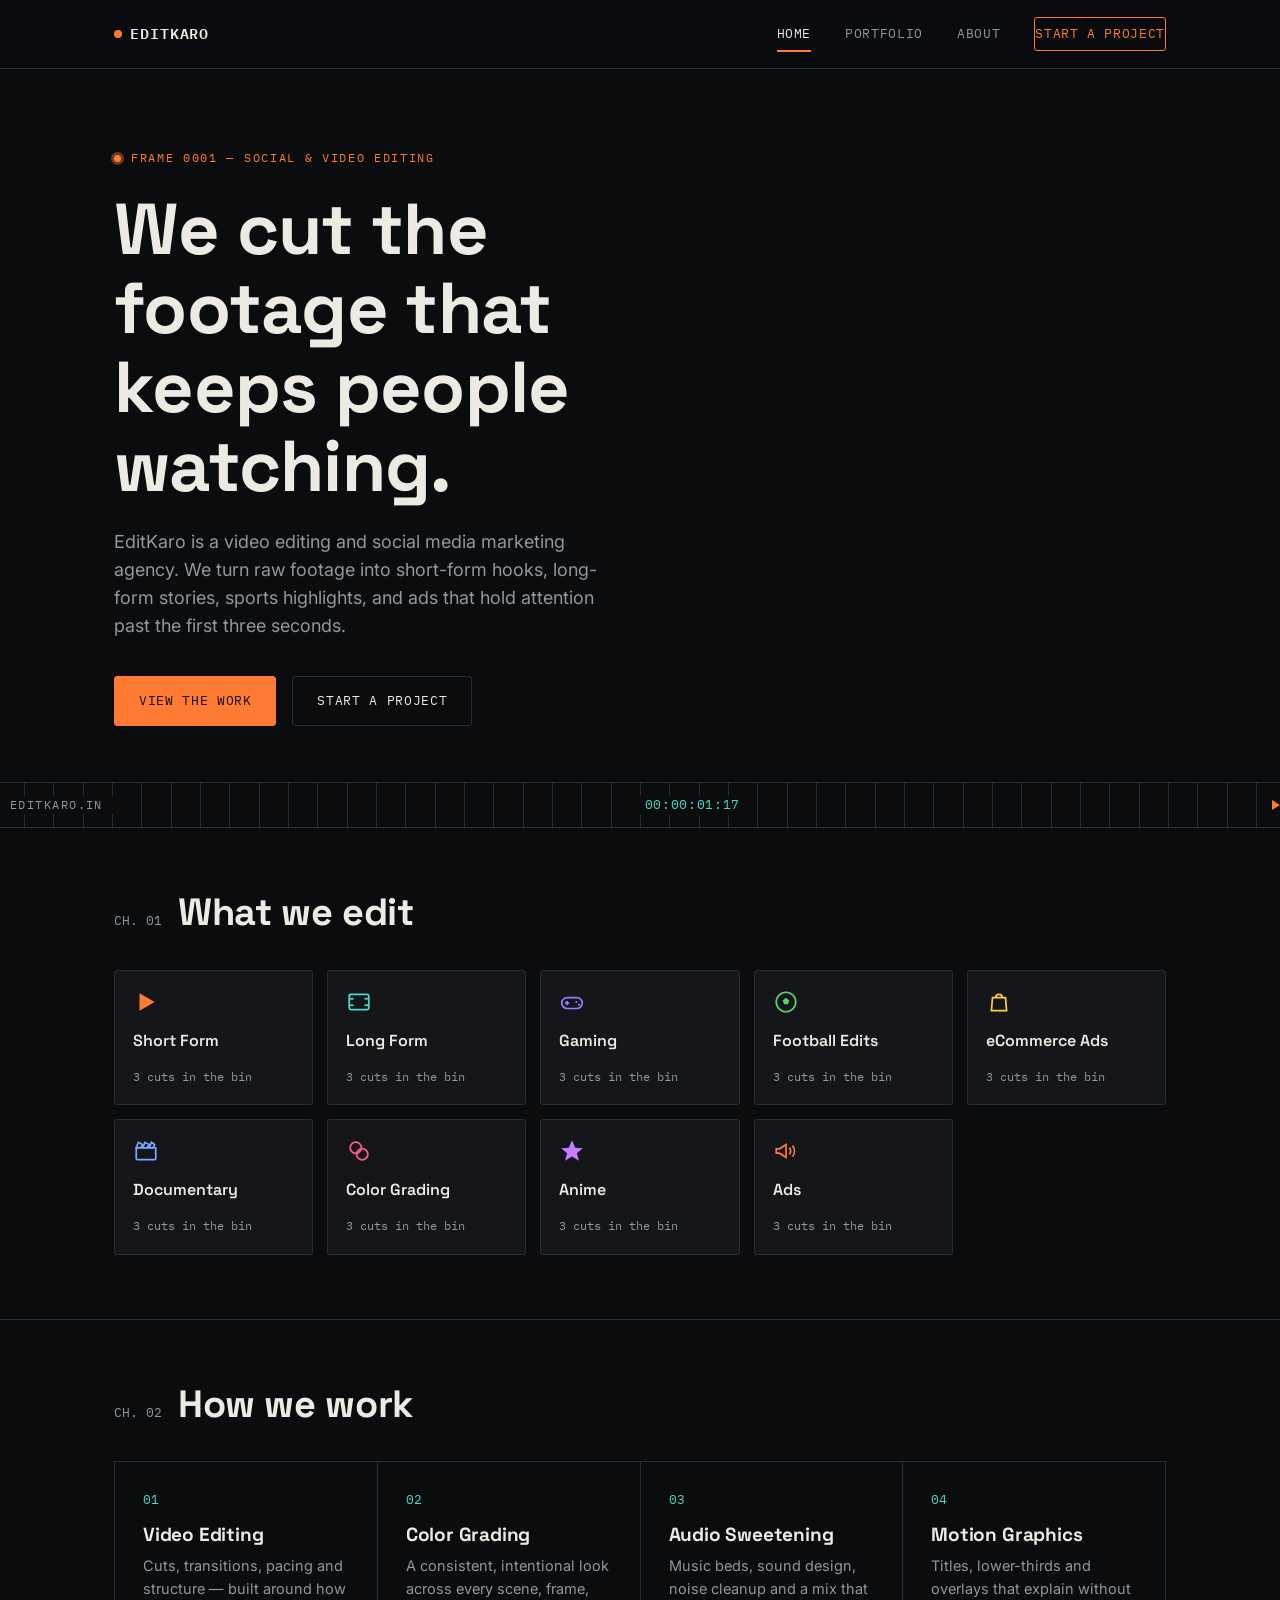
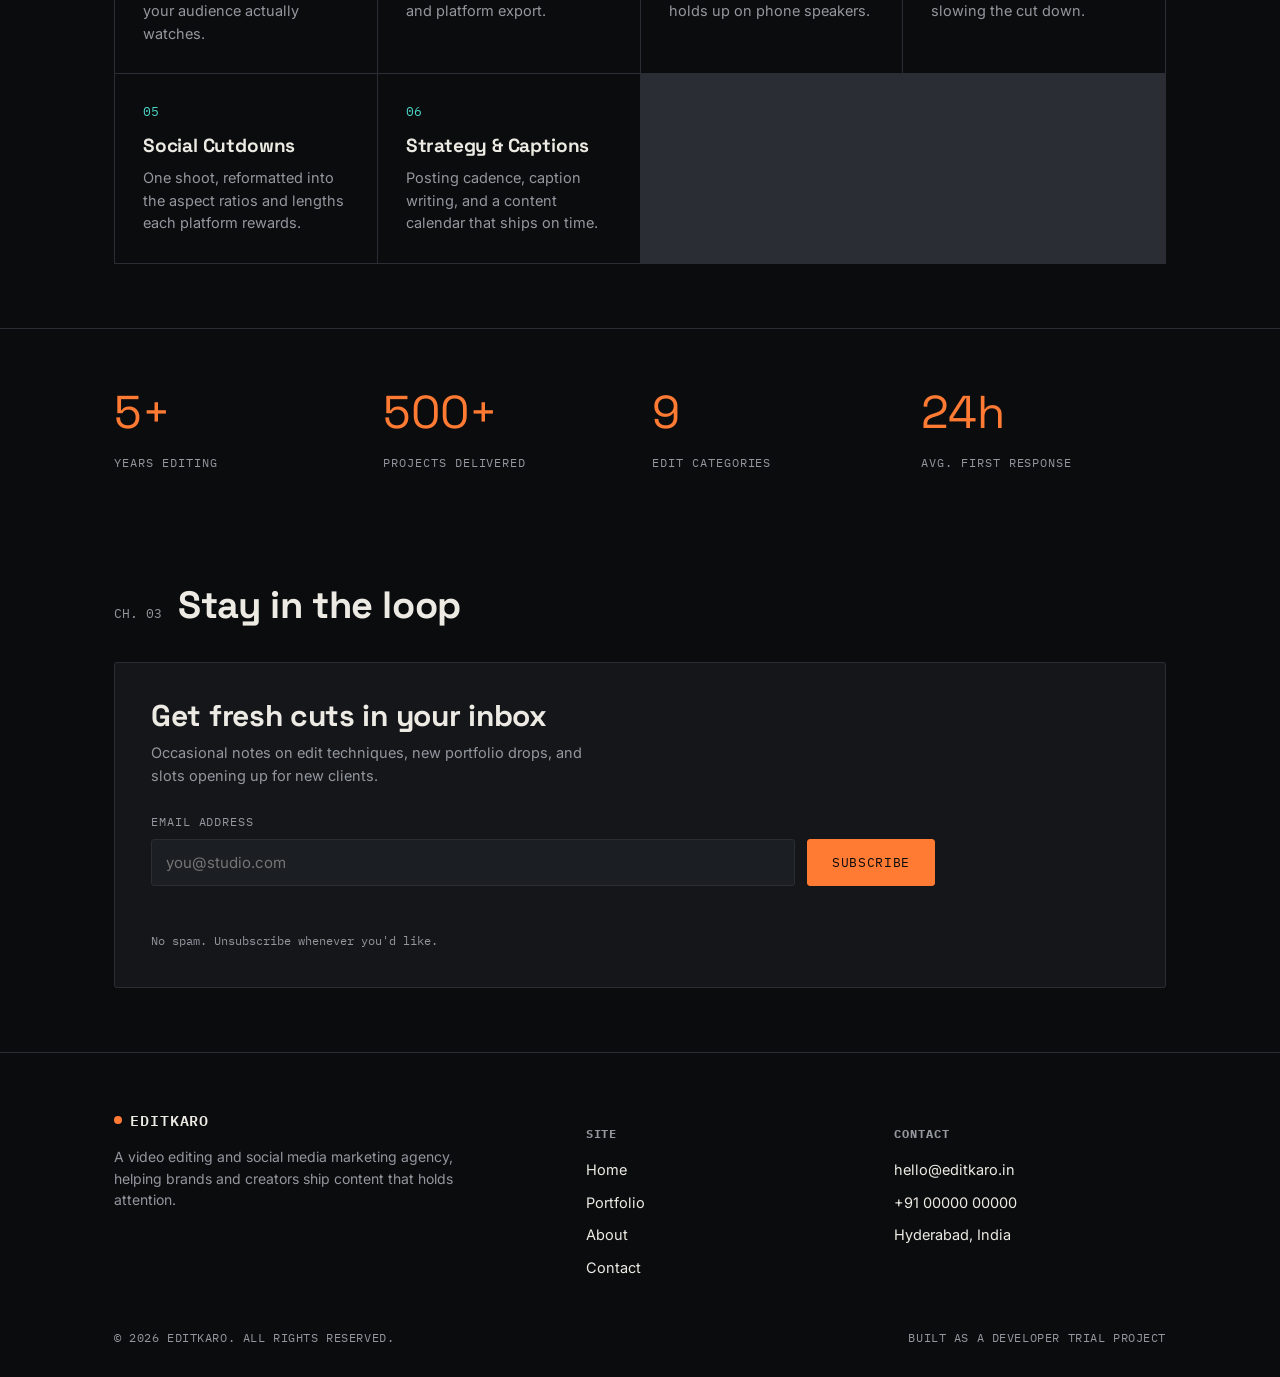
<file: index.html>
<!doctype html>
<html lang="en">
  <head>
    <meta charset="UTF-8" />
    <meta name="viewport" content="width=device-width, initial-scale=1.0" />
    <title>EditKaro — Video Editing & Social Media Agency</title>
    <meta
      name="description"
      content="EditKaro is a video editing and social media marketing agency cutting short-form, long-form, gaming, sports, eCommerce, documentary, anime and ad content."
    />
    <link rel="preconnect" href="https://fonts.googleapis.com" />
    <link
      href="https://fonts.googleapis.com/css2?family=Space+Grotesk:wght@500;700&family=Inter:wght@400;500;600&family=IBM+Plex+Mono:wght@400;500&display=swap"
      rel="stylesheet"
    />
    <link rel="stylesheet" href="css/style.css" />
  </head>
  <body>
    <header class="site-header">
      <div class="wrap">
        <a class="logo" href="index.html"><span class="dot"></span>EDITKARO</a>
        <nav class="nav-links">
          <a href="index.html">Home</a>
          <a href="portfolio.html">Portfolio</a>
          <a href="about.html">About</a>
          <a href="contact.html" class="nav-cta">Start a project</a>
        </nav>
        <button class="nav-toggle" aria-label="Toggle menu">
          <span></span><span></span><span></span>
        </button>
      </div>
    </header>

    <main>
      <section class="hero">
        <div class="wrap hero-inner">
          <p class="eyebrow">Frame 0001 — social &amp; video editing</p>
          <h1>We cut the footage that keeps people watching.</h1>
          <p class="lede">
            EditKaro is a video editing and social media marketing agency. We
            turn raw footage into short-form hooks, long-form stories, sports
            highlights, and ads that hold attention past the first three
            seconds.
          </p>
          <div class="btn-row">
            <a class="btn btn-primary" href="portfolio.html">View the work</a>
            <a class="btn btn-ghost" href="contact.html">Start a project</a>
          </div>
        </div>
        <div class="tc-ruler">
          <span class="tc-label">Editkaro.in</span>
          <span class="tc-readout" data-tc-live>00:00:00:00</span>
          <span class="tc-play"></span>
        </div>
      </section>

      <section class="chapter">
        <div class="wrap">
          <div class="chapter-head">
            <span class="chapter-num">CH. 01</span>
            <h2>What we edit</h2>
          </div>
          <div class="cat-grid" data-cat-grid></div>
        </div>
      </section>

      <section class="chapter">
        <div class="wrap">
          <div class="chapter-head">
            <span class="chapter-num">CH. 02</span>
            <h2>How we work</h2>
          </div>
          <div class="svc-grid">
            <div class="svc-card">
              <p class="idx">01</p>
              <h3>Video Editing</h3>
              <p>
                Cuts, transitions, pacing and structure — built around how your
                audience actually watches.
              </p>
            </div>
            <div class="svc-card">
              <p class="idx">02</p>
              <h3>Color Grading</h3>
              <p>
                A consistent, intentional look across every scene, frame, and
                platform export.
              </p>
            </div>
            <div class="svc-card">
              <p class="idx">03</p>
              <h3>Audio Sweetening</h3>
              <p>
                Music beds, sound design, noise cleanup and a mix that holds up
                on phone speakers.
              </p>
            </div>
            <div class="svc-card">
              <p class="idx">04</p>
              <h3>Motion Graphics</h3>
              <p>
                Titles, lower-thirds and overlays that explain without slowing
                the cut down.
              </p>
            </div>
            <div class="svc-card">
              <p class="idx">05</p>
              <h3>Social Cutdowns</h3>
              <p>
                One shoot, reformatted into the aspect ratios and lengths each
                platform rewards.
              </p>
            </div>
            <div class="svc-card">
              <p class="idx">06</p>
              <h3>Strategy &amp; Captions</h3>
              <p>
                Posting cadence, caption writing, and a content calendar that
                ships on time.
              </p>
            </div>
          </div>
        </div>
      </section>

      <section class="stats">
        <div class="wrap stats-grid">
          <div class="stat">
            <div class="num"><span>5+</span></div>
            <div class="label">Years editing</div>
          </div>
          <div class="stat">
            <div class="num"><span>500+</span></div>
            <div class="label">Projects delivered</div>
          </div>
          <div class="stat">
            <div class="num"><span>9</span></div>
            <div class="label">Edit categories</div>
          </div>
          <div class="stat">
            <div class="num"><span>24h</span></div>
            <div class="label">Avg. first response</div>
          </div>
        </div>
      </section>

      <section class="chapter" style="border-bottom: none">
        <div class="wrap">
          <div class="chapter-head">
            <span class="chapter-num">CH. 03</span>
            <h2>Stay in the loop</h2>
          </div>
          <div class="form-card">
            <h2>Get fresh cuts in your inbox</h2>
            <p class="lede">
              Occasional notes on edit techniques, new portfolio drops, and
              slots opening up for new clients.
            </p>
            <form data-form-type="newsletter" class="inline-form">
              <div class="field" style="flex: 2">
                <label for="email">Email address</label>
                <input
                  type="email"
                  id="email"
                  name="email"
                  placeholder="you@studio.com"
                  required
                />
              </div>
              <div class="field" style="display: flex; align-items: flex-end">
                <button class="btn btn-primary" type="submit">Subscribe</button>
              </div>
            </form>
            <p class="form-status"></p>
            <p class="form-note">No spam. Unsubscribe whenever you'd like.</p>
          </div>
        </div>
      </section>
    </main>

    <footer class="site-footer">
      <div class="wrap">
        <div class="footer-grid">
          <div class="footer-brand">
            <a class="logo" href="index.html"
              ><span class="dot"></span>EDITKARO</a
            >
            <p>
              A video editing and social media marketing agency, helping brands
              and creators ship content that holds attention.
            </p>
          </div>
          <div>
            <h4>Site</h4>
            <ul>
              <li><a href="index.html">Home</a></li>
              <li><a href="portfolio.html">Portfolio</a></li>
              <li><a href="about.html">About</a></li>
              <li><a href="contact.html">Contact</a></li>
            </ul>
          </div>
          <div>
            <h4>Contact</h4>
            <ul>
              <li><a href="mailto:hello@editkaro.in">hello@editkaro.in</a></li>
              <li><a href="tel:+910000000000">+91 00000 00000</a></li>
              <li>Hyderabad, India</li>
            </ul>
          </div>
        </div>
        <div class="footer-bottom">
          <span>© 2026 EditKaro. All rights reserved.</span>
          <span>Built as a developer trial project</span>
        </div>
      </div>
    </footer>

    <script src="js/portfolio-data.js"></script>
    <script src="js/config.js"></script>
    <script src="js/main.js"></script>
  </body>
</html>
</file>
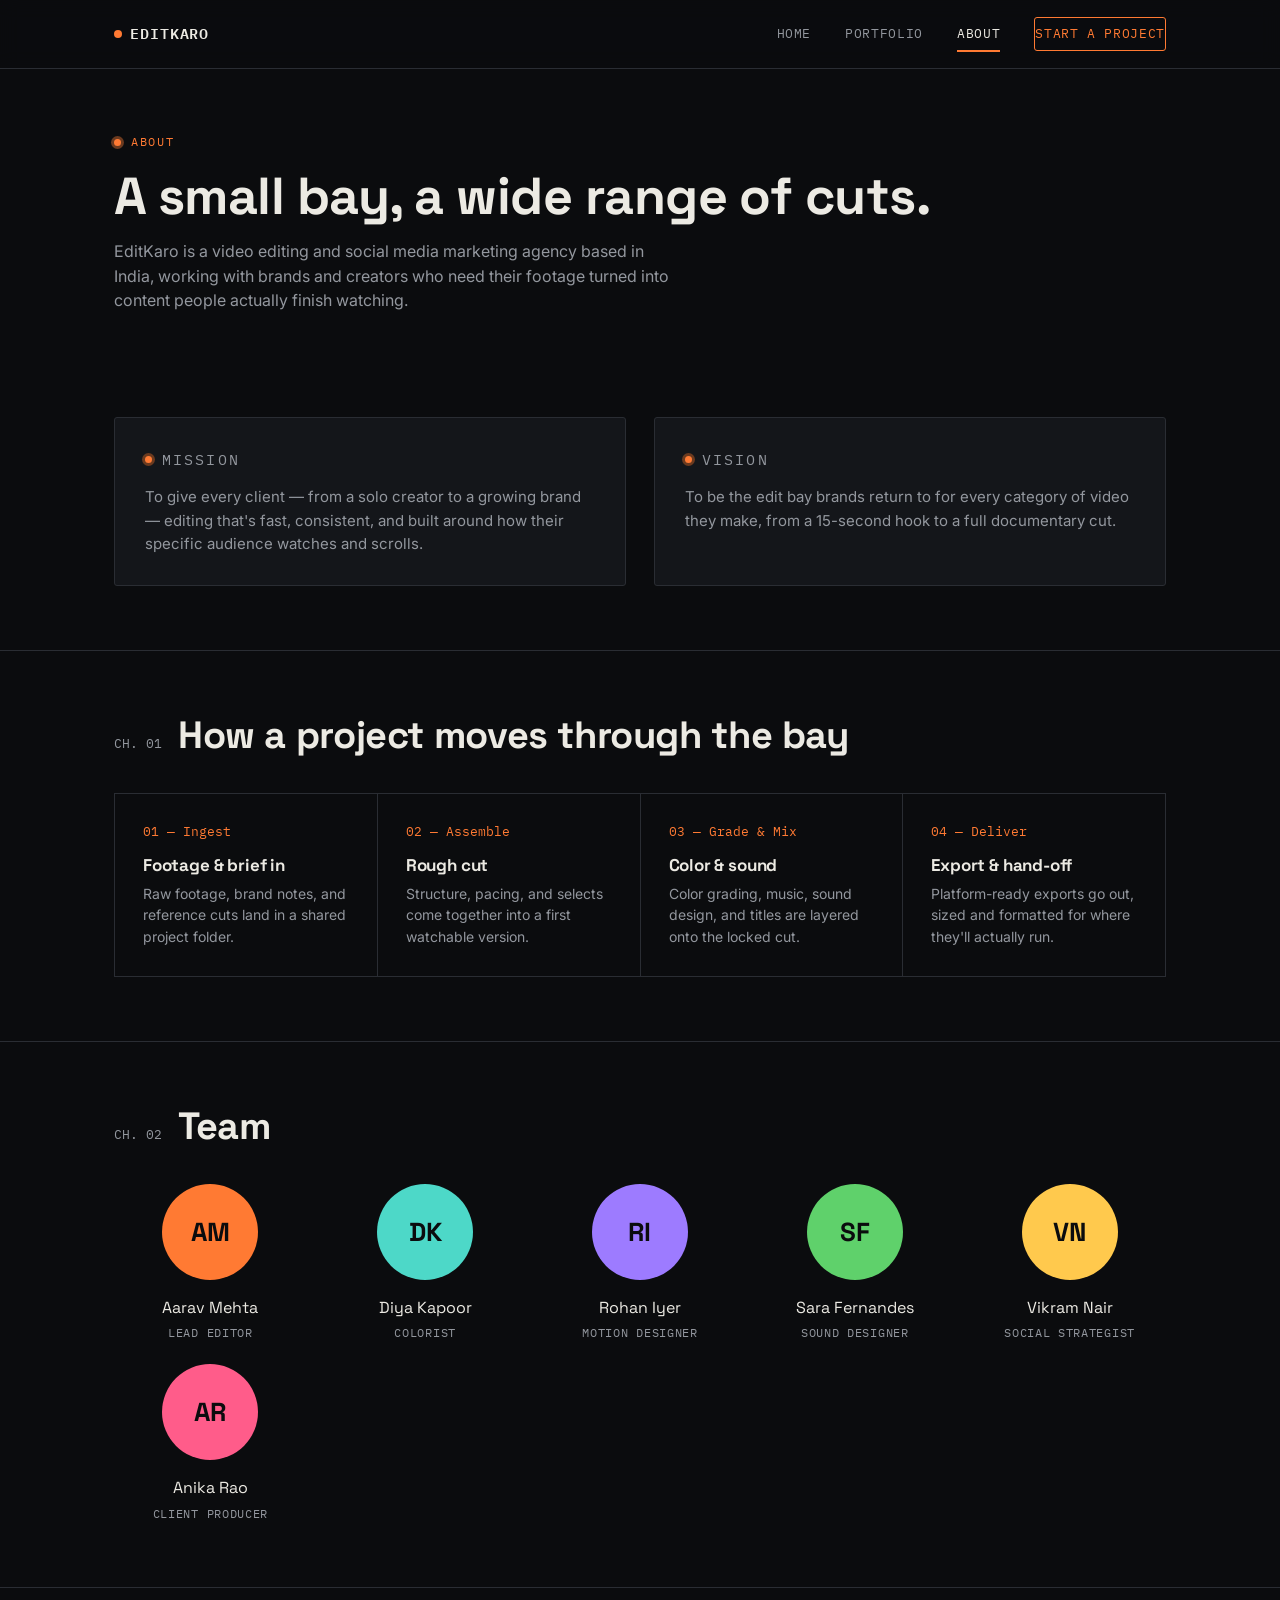
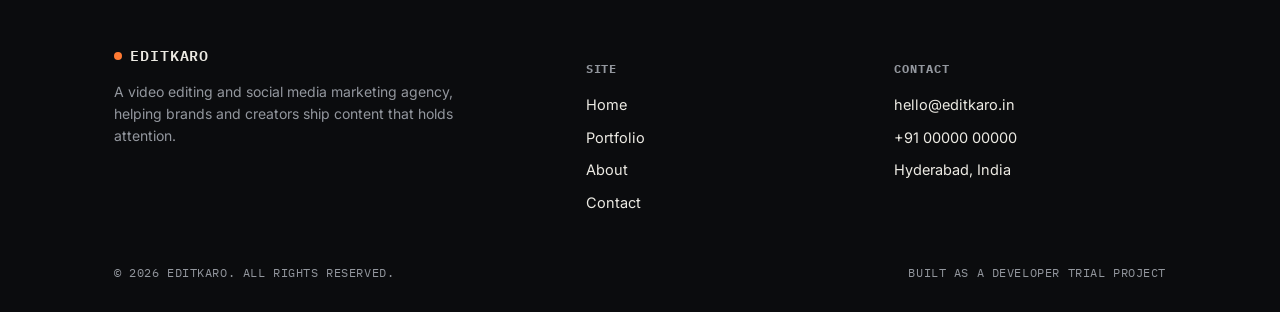
<file: about.html>
<!doctype html>
<html lang="en">
  <head>
    <meta charset="UTF-8" />
    <meta name="viewport" content="width=device-width, initial-scale=1.0" />
    <title>About — EditKaro</title>
    <meta
      name="description"
      content="EditKaro is a video editing and social media marketing agency. Learn about our mission, vision, process, and team."
    />
    <link rel="preconnect" href="https://fonts.googleapis.com" />
    <link
      href="https://fonts.googleapis.com/css2?family=Space+Grotesk:wght@500;700&family=Inter:wght@400;500;600&family=IBM+Plex+Mono:wght@400;500&display=swap"
      rel="stylesheet"
    />
    <link rel="stylesheet" href="css/style.css" />
  </head>
  <body>
    <header class="site-header">
      <div class="wrap">
        <a class="logo" href="index.html"><span class="dot"></span>EDITKARO</a>
        <nav class="nav-links">
          <a href="index.html">Home</a>
          <a href="portfolio.html">Portfolio</a>
          <a href="about.html">About</a>
          <a href="contact.html" class="nav-cta">Start a project</a>
        </nav>
        <button class="nav-toggle" aria-label="Toggle menu">
          <span></span><span></span><span></span>
        </button>
      </div>
    </header>

    <main>
      <section class="page-hero">
        <div class="wrap">
          <p class="eyebrow">About</p>
          <h1>A small bay, a wide range of cuts.</h1>
          <p class="lede">
            EditKaro is a video editing and social media marketing agency based
            in India, working with brands and creators who need their footage
            turned into content people actually finish watching.
          </p>
        </div>
      </section>

      <section class="chapter">
        <div class="wrap mv-grid">
          <div class="mv-card">
            <p class="eyebrow">Mission</p>
            <p>
              To give every client — from a solo creator to a growing brand —
              editing that's fast, consistent, and built around how their
              specific audience watches and scrolls.
            </p>
          </div>
          <div class="mv-card">
            <p class="eyebrow">Vision</p>
            <p>
              To be the edit bay brands return to for every category of video
              they make, from a 15-second hook to a full documentary cut.
            </p>
          </div>
        </div>
      </section>

      <section class="chapter">
        <div class="wrap">
          <div class="chapter-head">
            <span class="chapter-num">CH. 01</span>
            <h2>How a project moves through the bay</h2>
          </div>
          <div class="process-grid">
            <div class="process-step">
              <p class="step-num">01 — Ingest</p>
              <h3>Footage &amp; brief in</h3>
              <p>
                Raw footage, brand notes, and reference cuts land in a shared
                project folder.
              </p>
            </div>
            <div class="process-step">
              <p class="step-num">02 — Assemble</p>
              <h3>Rough cut</h3>
              <p>
                Structure, pacing, and selects come together into a first
                watchable version.
              </p>
            </div>
            <div class="process-step">
              <p class="step-num">03 — Grade &amp; Mix</p>
              <h3>Color &amp; sound</h3>
              <p>
                Color grading, music, sound design, and titles are layered onto
                the locked cut.
              </p>
            </div>
            <div class="process-step">
              <p class="step-num">04 — Deliver</p>
              <h3>Export &amp; hand-off</h3>
              <p>
                Platform-ready exports go out, sized and formatted for where
                they'll actually run.
              </p>
            </div>
          </div>
        </div>
      </section>

      <section class="chapter" style="border-bottom: none">
        <div class="wrap">
          <div class="chapter-head">
            <span class="chapter-num">CH. 02</span>
            <h2>Team</h2>
          </div>
          <div class="team-grid" id="team-grid"></div>
        </div>
      </section>
    </main>

    <footer class="site-footer">
      <div class="wrap">
        <div class="footer-grid">
          <div class="footer-brand">
            <a class="logo" href="index.html"
              ><span class="dot"></span>EDITKARO</a
            >
            <p>
              A video editing and social media marketing agency, helping brands
              and creators ship content that holds attention.
            </p>
          </div>
          <div>
            <h4>Site</h4>
            <ul>
              <li><a href="index.html">Home</a></li>
              <li><a href="portfolio.html">Portfolio</a></li>
              <li><a href="about.html">About</a></li>
              <li><a href="contact.html">Contact</a></li>
            </ul>
          </div>
          <div>
            <h4>Contact</h4>
            <ul>
              <li><a href="mailto:hello@editkaro.in">hello@editkaro.in</a></li>
              <li><a href="tel:+910000000000">+91 00000 00000</a></li>
              <li>Hyderabad, India</li>
            </ul>
          </div>
        </div>
        <div class="footer-bottom">
          <span>© 2026 EditKaro. All rights reserved.</span>
          <span>Built as a developer trial project</span>
        </div>
      </div>
    </footer>

    <script>
      const TEAM = [
        { name: "Aarav Mehta", role: "Lead Editor", color: "#FF7A33" },
        { name: "Diya Kapoor", role: "Colorist", color: "#4DD8C8" },
        { name: "Rohan Iyer", role: "Motion Designer", color: "#9D7BFF" },
        { name: "Sara Fernandes", role: "Sound Designer", color: "#5FD16B" },
        { name: "Vikram Nair", role: "Social Strategist", color: "#FFC94D" },
        { name: "Anika Rao", role: "Client Producer", color: "#FF5C8A" },
      ];
      document.getElementById("team-grid").innerHTML = TEAM.map((p) => {
        const initials = p.name
          .split(" ")
          .map((n) => n[0])
          .join("");
        return `
      <div class="team-card">
        <div class="avatar" style="background:${p.color}">${initials}</div>
        <div class="name">${p.name}</div>
        <div class="role">${p.role}</div>
      </div>`;
      }).join("");
    </script>
    <script src="js/config.js"></script>
    <script src="js/main.js"></script>
  </body>
</html>
</file>
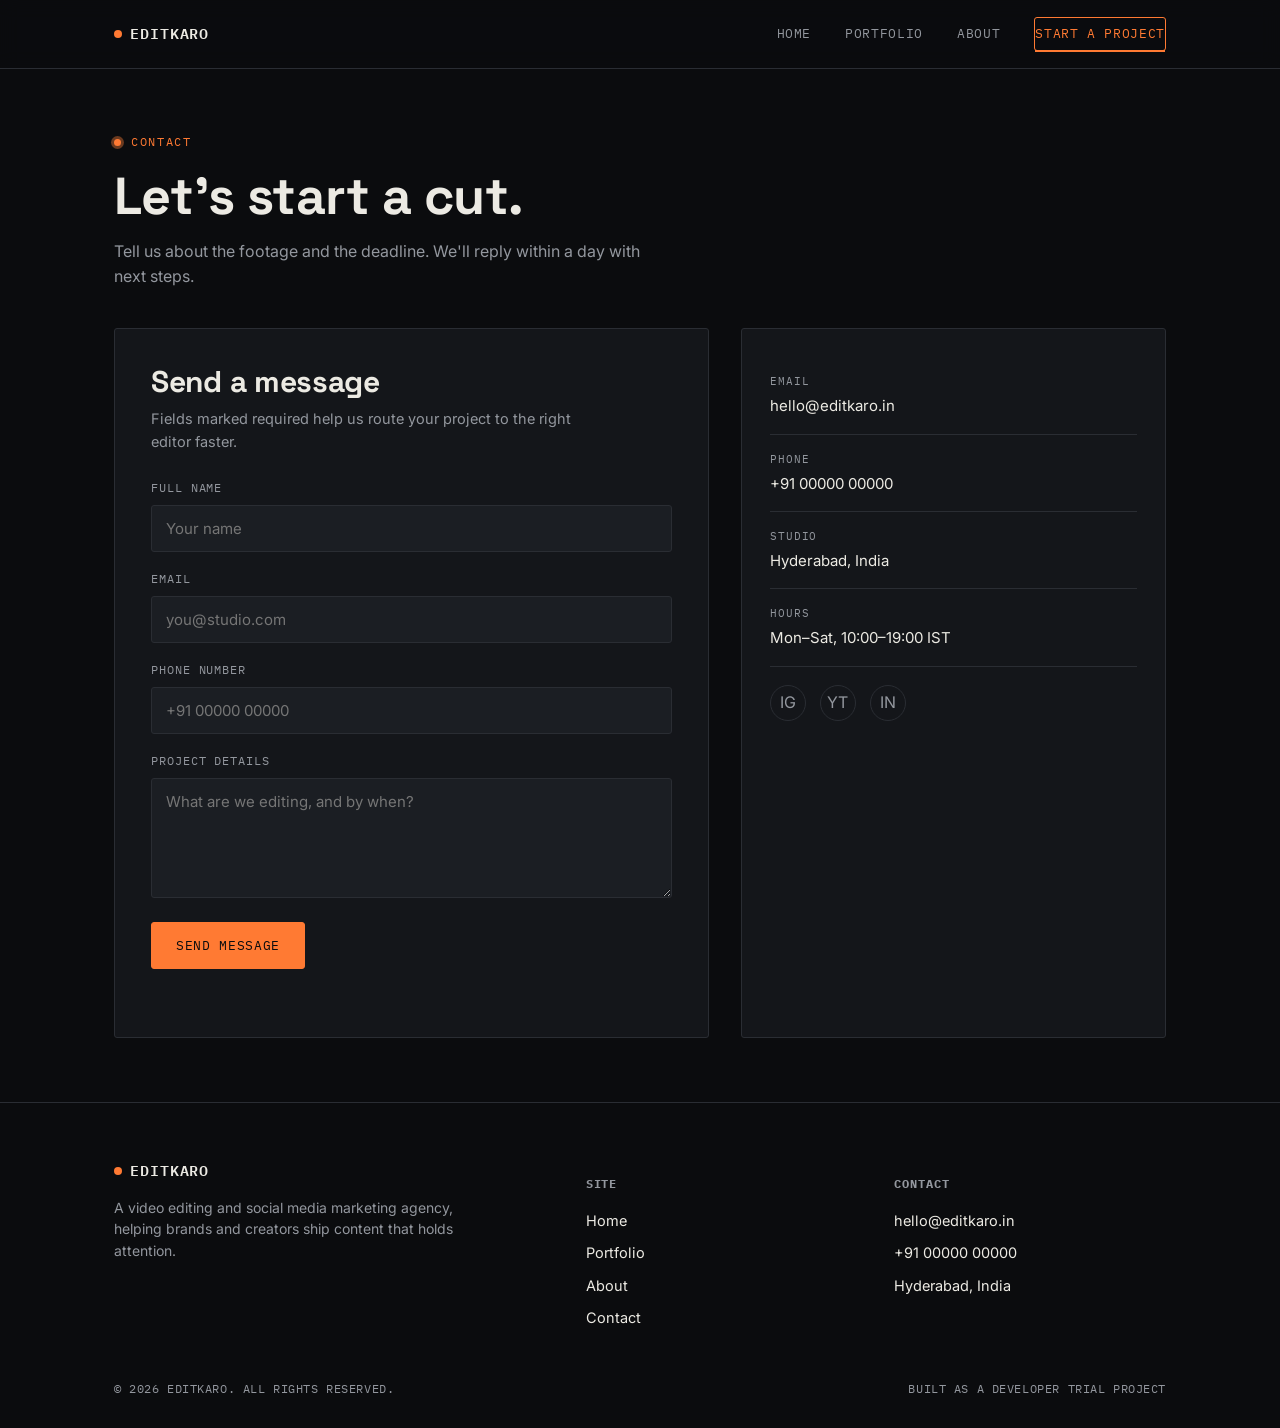
<file: contact.html>
<!doctype html>
<html lang="en">
  <head>
    <meta charset="UTF-8" />
    <meta name="viewport" content="width=device-width, initial-scale=1.0" />
    <title>Contact — EditKaro</title>
    <meta
      name="description"
      content="Start a project with EditKaro. Send your name, email, phone number and project details."
    />
    <link rel="preconnect" href="https://fonts.googleapis.com" />
    <link
      href="https://fonts.googleapis.com/css2?family=Space+Grotesk:wght@500;700&family=Inter:wght@400;500;600&family=IBM+Plex+Mono:wght@400;500&display=swap"
      rel="stylesheet"
    />
    <link rel="stylesheet" href="css/style.css" />
  </head>
  <body>
    <header class="site-header">
      <div class="wrap">
        <a class="logo" href="index.html"><span class="dot"></span>EDITKARO</a>
        <nav class="nav-links">
          <a href="index.html">Home</a>
          <a href="portfolio.html">Portfolio</a>
          <a href="about.html">About</a>
          <a href="contact.html" class="nav-cta">Start a project</a>
        </nav>
        <button class="nav-toggle" aria-label="Toggle menu">
          <span></span><span></span><span></span>
        </button>
      </div>
    </header>

    <main>
      <section class="page-hero">
        <div class="wrap">
          <p class="eyebrow">Contact</p>
          <h1>Let's start a cut.</h1>
          <p class="lede">
            Tell us about the footage and the deadline. We'll reply within a day
            with next steps.
          </p>
        </div>
      </section>

      <section class="chapter" style="border-bottom: none; padding-top: 0">
        <div class="wrap two-col">
          <div class="form-card">
            <h2>Send a message</h2>
            <p class="lede">
              Fields marked required help us route your project to the right
              editor faster.
            </p>
            <form data-form-type="contact">
              <div class="field">
                <label for="name">Full name</label>
                <input
                  type="text"
                  id="name"
                  name="name"
                  placeholder="Your name"
                  required
                />
              </div>
              <div class="field">
                <label for="cemail">Email</label>
                <input
                  type="email"
                  id="cemail"
                  name="email"
                  placeholder="you@studio.com"
                  required
                />
              </div>
              <div class="field">
                <label for="phone">Phone number</label>
                <input
                  type="tel"
                  id="phone"
                  name="phone"
                  placeholder="+91 00000 00000"
                  required
                />
              </div>
              <div class="field">
                <label for="message">Project details</label>
                <textarea
                  id="message"
                  name="message"
                  placeholder="What are we editing, and by when?"
                  required
                ></textarea>
              </div>
              <button class="btn btn-primary" type="submit">
                Send message
              </button>
              <p class="form-status"></p>
            </form>
          </div>

          <div class="info-card">
            <div class="info-row">
              <span class="k">Email</span>
              <span class="v"
                ><a href="mailto:hello@editkaro.in">hello@editkaro.in</a></span
              >
            </div>
            <div class="info-row">
              <span class="k">Phone</span>
              <span class="v"
                ><a href="tel:+910000000000">+91 00000 00000</a></span
              >
            </div>
            <div class="info-row">
              <span class="k">Studio</span>
              <span class="v">Hyderabad, India</span>
            </div>
            <div class="info-row">
              <span class="k">Hours</span>
              <span class="v">Mon–Sat, 10:00–19:00 IST</span>
            </div>
            <div class="social-row">
              <a href="#" aria-label="Instagram">IG</a>
              <a href="#" aria-label="YouTube">YT</a>
              <a href="#" aria-label="LinkedIn">IN</a>
            </div>
          </div>
        </div>
      </section>
    </main>

    <footer class="site-footer">
      <div class="wrap">
        <div class="footer-grid">
          <div class="footer-brand">
            <a class="logo" href="index.html"
              ><span class="dot"></span>EDITKARO</a
            >
            <p>
              A video editing and social media marketing agency, helping brands
              and creators ship content that holds attention.
            </p>
          </div>
          <div>
            <h4>Site</h4>
            <ul>
              <li><a href="index.html">Home</a></li>
              <li><a href="portfolio.html">Portfolio</a></li>
              <li><a href="about.html">About</a></li>
              <li><a href="contact.html">Contact</a></li>
            </ul>
          </div>
          <div>
            <h4>Contact</h4>
            <ul>
              <li><a href="mailto:hello@editkaro.in">hello@editkaro.in</a></li>
              <li><a href="tel:+910000000000">+91 00000 00000</a></li>
              <li>Hyderabad, India</li>
            </ul>
          </div>
        </div>
        <div class="footer-bottom">
          <span>© 2026 EditKaro. All rights reserved.</span>
          <span>Built as a developer trial project</span>
        </div>
      </div>
    </footer>
    <script src="js/config.js"></script>
    <script src="js/main.js"></script>
  </body>
</html>
</file>
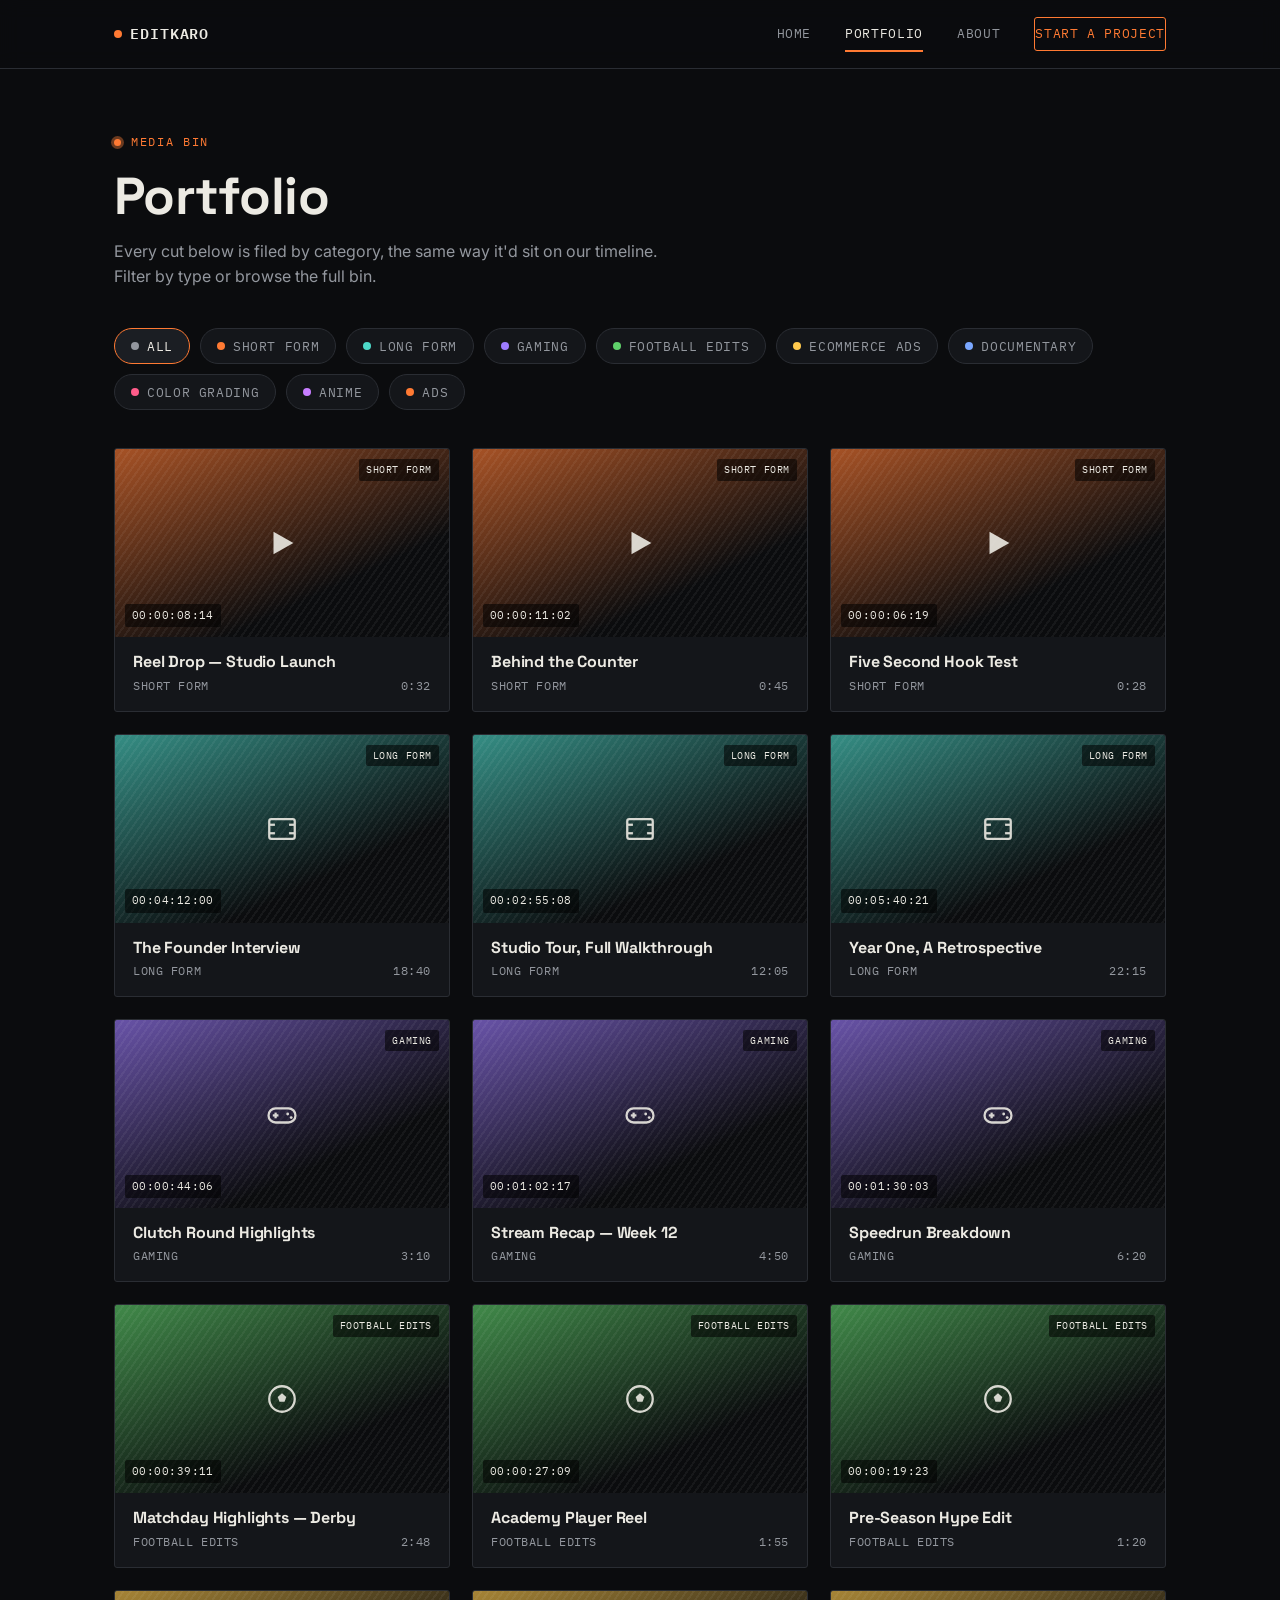
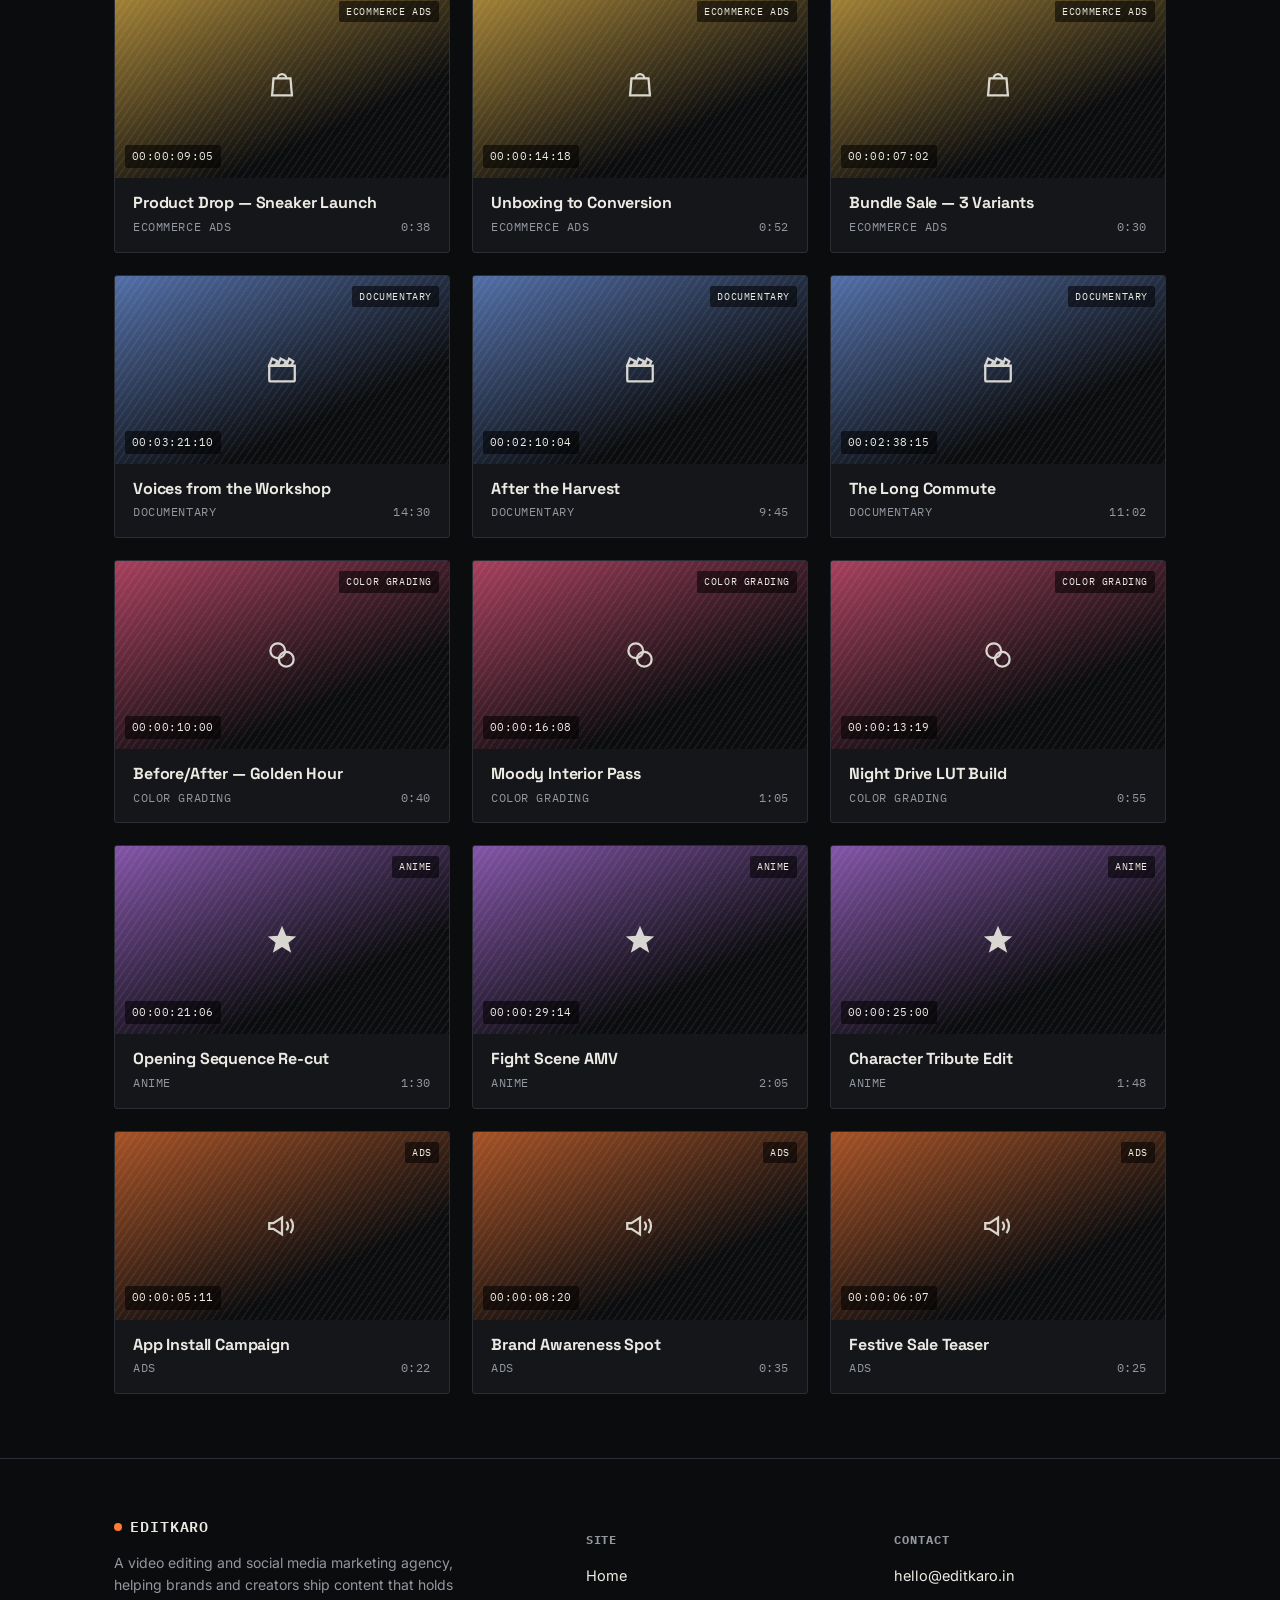
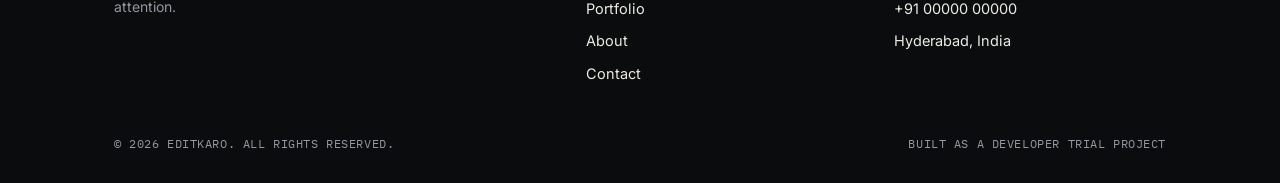
<file: portfolio.html>
<!DOCTYPE html>
<html lang="en">
<head>
<meta charset="UTF-8">
<meta name="viewport" content="width=device-width, initial-scale=1.0">
<title>Portfolio — EditKaro</title>
<meta name="description" content="Browse EditKaro's video editing portfolio across short-form, long-form, gaming, football, eCommerce, documentary, color grading, anime and ad edits.">
<link rel="preconnect" href="https://fonts.googleapis.com">
<link href="https://fonts.googleapis.com/css2?family=Space+Grotesk:wght@500;700&family=Inter:wght@400;500;600&family=IBM+Plex+Mono:wght@400;500&display=swap" rel="stylesheet">
<link rel="stylesheet" href="css/style.css">
</head>
<body>

<header class="site-header">
  <div class="wrap">
    <a class="logo" href="index.html"><span class="dot"></span>EDITKARO</a>
    <nav class="nav-links">
      <a href="index.html">Home</a>
      <a href="portfolio.html">Portfolio</a>
      <a href="about.html">About</a>
      <a href="contact.html" class="nav-cta">Start a project</a>
    </nav>
    <button class="nav-toggle" aria-label="Toggle menu"><span></span><span></span><span></span></button>
  </div>
</header>

<main>
  <section class="page-hero">
    <div class="wrap">
      <p class="eyebrow">Media bin</p>
      <h1>Portfolio</h1>
      <p class="lede">Every cut below is filed by category, the same way it'd sit on our timeline. Filter by type or browse the full bin.</p>
    </div>
  </section>

  <section class="chapter" style="border-bottom:none; padding-top:0;">
    <div class="wrap">
      <div class="filter-bar" id="filter-bar"></div>
      <div class="grid-cards" id="portfolio-grid"></div>
    </div>
  </section>
</main>

<div class="lightbox" id="lightbox">
  <div class="lightbox-card" data-lb-content style="position:relative;">
    <button class="lightbox-close" data-lb-close aria-label="Close">×</button>
  </div>
</div>

<footer class="site-footer">
  <div class="wrap">
    <div class="footer-grid">
      <div class="footer-brand">
        <a class="logo" href="index.html"><span class="dot"></span>EDITKARO</a>
        <p>A video editing and social media marketing agency, helping brands and creators ship content that holds attention.</p>
      </div>
      <div>
        <h4>Site</h4>
        <ul>
          <li><a href="index.html">Home</a></li>
          <li><a href="portfolio.html">Portfolio</a></li>
          <li><a href="about.html">About</a></li>
          <li><a href="contact.html">Contact</a></li>
        </ul>
      </div>
      <div>
        <h4>Contact</h4>
        <ul>
          <li><a href="mailto:hello@editkaro.in">hello@editkaro.in</a></li>
          <li><a href="tel:+910000000000">+91 00000 00000</a></li>
          <li>Hyderabad, India</li>
        </ul>
      </div>
    </div>
    <div class="footer-bottom">
      <span>© 2026 EditKaro. All rights reserved.</span>
      <span>Built as a developer trial project</span>
    </div>
  </div>
</footer>

<script src="js/portfolio-data.js"></script>
<script src="js/main.js"></script>
</body>
</html>
</file>
<file: css/style.css>
:root{
  --bg: #0B0C0E;
  --surface: #14161A;
  --surface-2: #1B1E23;
  --line: #2A2D33;
  --text: #ECEAE3;
  --text-dim: #93979E;
  --amber: #FF7A33;
  --amber-dim: #6b3a1f;
  --cyan: #4DD8C8;
  --cyan-dim: #1f4a45;

  --font-display: "Space Grotesk", "Archivo", sans-serif;
  --font-body: "Inter", sans-serif;
  --font-mono: "IBM Plex Mono", monospace;

  --maxw: 1180px;
  --pad: clamp(20px, 5vw, 64px);
  --radius: 3px;
}

*{ box-sizing: border-box; }
html{ scroll-behavior: smooth; }
body{
  margin:0;
  background: var(--bg);
  color: var(--text);
  font-family: var(--font-body);
  font-size: 16px;
  line-height: 1.55;
  -webkit-font-smoothing: antialiased;
}
img{ max-width:100%; display:block; }
a{ color: inherit; text-decoration:none; }
button{ font-family:inherit; cursor:pointer; }
ul{ margin:0; padding:0; list-style:none; }
h1,h2,h3{ font-family: var(--font-display); margin:0; line-height:1.1; letter-spacing:-0.01em; }
p{ margin:0; }

@media (prefers-reduced-motion: reduce){
  *{ animation-duration: 0.001ms !important; animation-iteration-count: 1 !important; transition-duration: 0.001ms !important; scroll-behavior: auto !important; }
}

:focus-visible{
  outline: 2px solid var(--amber);
  outline-offset: 2px;
}

.wrap{ max-width: var(--maxw); margin: 0 auto; padding: 0 var(--pad); }

.eyebrow{
  font-family: var(--font-mono);
  font-size: 12px;
  letter-spacing: 0.14em;
  text-transform: uppercase;
  color: var(--amber);
  display:flex;
  align-items:center;
  gap:10px;
}
.eyebrow::before{
  content:"";
  width:7px; height:7px;
  border-radius:50%;
  background: var(--amber);
  box-shadow: 0 0 0 3px var(--amber-dim);
}

.site-header{
  position: sticky; top:0; z-index: 50;
  background: rgba(11,12,14,0.86);
  -webkit-backdrop-filter: blur(10px);
  backdrop-filter: blur(10px);
  border-bottom: 1px solid var(--line);
}
.site-header .wrap{
  display:flex; align-items:center; justify-content:space-between;
  height:68px;
}
.logo{
  font-family: var(--font-mono);
  font-weight:600;
  font-size:15px;
  letter-spacing:0.06em;
  display:flex; align-items:center; gap:8px;
}
.logo .dot{ width:8px; height:8px; border-radius:50%; background: var(--amber); }
.nav-links{ display:flex; align-items:center; gap:34px; }
.nav-links a{
  font-family: var(--font-mono);
  font-size:13px;
  letter-spacing:0.05em;
  text-transform: uppercase;
  color: var(--text-dim);
  position:relative;
  padding: 6px 0;
  transition: color .15s ease;
}
.nav-links a:hover, .nav-links a.active{ color: var(--text); }
.nav-links a.active::after{
  content:""; position:absolute; left:0; right:0; bottom:-2px; height:2px; background: var(--amber);
}
.nav-cta{
  font-family: var(--font-mono);
  font-size:13px;
  text-transform: uppercase;
  letter-spacing:0.05em;
  border:1px solid var(--amber);
  color: var(--amber) !important;
  padding:8px 16px;
  border-radius: var(--radius);
  transition: background .15s ease, color .15s ease;
}
.nav-cta:hover{ background: var(--amber); color:#0B0C0E !important; }
.nav-toggle{
  display:none;
  background:none; border:none; color: var(--text);
  width:32px; height:32px; position:relative;
}
.nav-toggle span{
  position:absolute; left:5px; right:5px; height:2px; background: var(--text);
  transition: transform .2s ease, opacity .2s ease;
}
.nav-toggle span:nth-child(1){ top:10px; }
.nav-toggle span:nth-child(2){ top:16px; }
.nav-toggle span:nth-child(3){ top:22px; }
.nav-toggle.open span:nth-child(1){ transform: translateY(6px) rotate(45deg); }
.nav-toggle.open span:nth-child(2){ opacity:0; }
.nav-toggle.open span:nth-child(3){ transform: translateY(-6px) rotate(-45deg); }

@media (max-width: 820px){
  .nav-links{
    position:fixed; top:68px; left:0; right:0;
    background: var(--bg);
    border-bottom:1px solid var(--line);
    flex-direction:column; align-items:flex-start;
    padding: 18px var(--pad) 28px;
    gap:18px;
    transform: translateY(-8px);
    opacity:0; pointer-events:none;
    transition: opacity .18s ease, transform .18s ease;
  }
  .nav-links.open{ opacity:1; pointer-events:auto; transform: translateY(0); }
  .nav-toggle{ display:block; }
}

.tc-ruler{
  --ticks: 48;
  position:relative;
  height:46px;
  border-top:1px solid var(--line);
  border-bottom:1px solid var(--line);
  background:
    repeating-linear-gradient(90deg, var(--line) 0 1px, transparent 1px calc(100%/var(--ticks)));
  display:flex; align-items:center; justify-content:space-between;
  padding: 0 var(--pad);
  margin: 0 calc(-1 * var(--pad));
}
.tc-ruler .tc-readout{
  font-family: var(--font-mono);
  font-size:13px;
  color: var(--cyan);
  letter-spacing:0.05em;
  background: var(--bg);
  padding: 0 10px;
}
.tc-ruler .tc-label{
  font-family: var(--font-mono);
  font-size:12px;
  color: var(--text-dim);
  text-transform:uppercase;
  letter-spacing:0.12em;
  background: var(--bg);
  padding: 0 10px;
}
.tc-ruler .tc-play{
  width:0; height:0;
  border-top:5px solid transparent;
  border-bottom:5px solid transparent;
  border-left:8px solid var(--amber);
  background: var(--bg);
}
.chapter{ padding: 64px 0; border-bottom: 1px solid var(--line); }
.chapter-head{ display:flex; align-items:baseline; gap:16px; margin-bottom:36px; flex-wrap:wrap; }
.chapter-num{ font-family: var(--font-mono); color: var(--text-dim); font-size:13px; }
.chapter h2{ font-size: clamp(26px, 3.4vw, 38px); }

.hero{ padding: 80px 0 0; }
.hero-inner{ padding-bottom: 56px; }
.hero .eyebrow{ margin-bottom: 22px; }
.hero h1{
  font-size: clamp(38px, 6.6vw, 72px);
  max-width: 14ch;
  margin-bottom: 22px;
}
.hero p.lede{
  font-size: 18px;
  color: var(--text-dim);
  max-width: 46ch;
  margin-bottom: 36px;
}
.btn-row{ display:flex; gap:16px; flex-wrap:wrap; }
.btn{
  font-family: var(--font-mono);
  font-size:13px;
  text-transform:uppercase;
  letter-spacing:0.05em;
  padding: 14px 24px;
  border-radius: var(--radius);
  display:inline-flex; align-items:center; gap:10px;
  transition: transform .15s ease, background .15s ease, color .15s ease, border-color .15s ease;
}
.btn-primary{ background: var(--amber); color:#0B0C0E; border:1px solid var(--amber); }
.btn-primary:hover{ transform: translateY(-2px); }
.btn-ghost{ background:transparent; color: var(--text); border:1px solid var(--line); }
.btn-ghost:hover{ border-color: var(--cyan); color: var(--cyan); transform: translateY(-2px); }

.cat-grid{
  display:grid;
  grid-template-columns: repeat(auto-fit, minmax(190px, 1fr));
  gap:14px;
}
.cat-chip{
  border:1px solid var(--line);
  background: var(--surface);
  border-radius: var(--radius);
  padding: 18px;
  display:flex; flex-direction:column; gap:14px;
  transition: border-color .15s ease, transform .15s ease;
}
.cat-chip:hover{ border-color: var(--swatch, var(--amber)); transform: translateY(-3px); }
.cat-chip .icon{ width:26px; height:26px; color: var(--swatch, var(--amber)); }
.cat-chip .name{ font-family: var(--font-display); font-size:16px; font-weight:600; }
.cat-chip .count{ font-family: var(--font-mono); font-size:12px; color: var(--text-dim); }

.svc-grid{
  display:grid;
  grid-template-columns: repeat(auto-fit, minmax(260px, 1fr));
  gap: 1px;
  background: var(--line);
  border:1px solid var(--line);
}
.svc-card{ background: var(--bg); padding: 28px; }
.svc-card .idx{ font-family: var(--font-mono); color: var(--cyan); font-size:13px; }
.svc-card h3{ font-size:19px; margin: 14px 0 10px; }
.svc-card p{ color: var(--text-dim); font-size:14.5px; }

.stats{ padding: 48px 0; }
.stats-grid{
  display:grid; grid-template-columns: repeat(auto-fit, minmax(150px,1fr));
  gap: 24px;
}
.stat .num{ font-family: var(--font-display); font-size: clamp(30px,4vw,46px); color: var(--text); }
.stat .num span{ color: var(--amber); }
.stat .label{ font-family: var(--font-mono); font-size:12px; color: var(--text-dim); text-transform:uppercase; letter-spacing:0.08em; margin-top:6px; }

.form-card{
  background: var(--surface);
  border:1px solid var(--line);
  border-radius: var(--radius);
  padding: 36px;
}
.form-card h2{ font-size: clamp(22px,3vw,30px); margin-bottom: 10px; }
.form-card .lede{ color: var(--text-dim); font-size:14.5px; margin-bottom:26px; max-width:48ch; }
.field{ margin-bottom: 18px; }
.field label{
  display:block; font-family: var(--font-mono); font-size:11.5px;
  text-transform:uppercase; letter-spacing:0.08em; color: var(--text-dim); margin-bottom:8px;
}
.field input, .field textarea{
  width:100%; background: var(--surface-2); border:1px solid var(--line);
  color: var(--text); padding: 13px 14px; border-radius: var(--radius);
  font-family: var(--font-body); font-size:15px;
}
.field textarea{ resize: vertical; min-height: 120px; }
.field input:focus, .field textarea:focus{ border-color: var(--cyan); outline:none; }
.inline-form{ display:flex; gap:12px; flex-wrap:wrap; }
.inline-form .field{ flex:1; min-width:220px; margin-bottom:0; }
.form-note{ font-family: var(--font-mono); font-size:12px; color: var(--text-dim); margin-top:14px; }
.form-status{ font-family: var(--font-mono); font-size:13px; margin-top:14px; min-height:18px; }
.form-status.ok{ color: var(--cyan); }
.form-status.err{ color: var(--amber); }
.two-col{ display:grid; grid-template-columns: 1.4fr 1fr; gap: 32px; }
@media (max-width: 760px){ .two-col{ grid-template-columns: 1fr; } }
.info-card{ border:1px solid var(--line); border-radius: var(--radius); padding: 28px; background: var(--surface); }
.info-row{ display:flex; flex-direction:column; gap:4px; padding: 16px 0; border-bottom:1px solid var(--line); }
.info-row:last-of-type{ border-bottom:none; }
.info-row .k{ font-family: var(--font-mono); font-size:11px; text-transform:uppercase; letter-spacing:0.08em; color: var(--text-dim); }
.info-row .v{ font-size:15px; }
.social-row{ display:flex; gap:14px; margin-top:18px; }
.social-row a{
  width:36px; height:36px; border:1px solid var(--line); border-radius:50%;
  display:flex; align-items:center; justify-content:center; transition: border-color .15s ease, color .15s ease;
  color: var(--text-dim);
}
.social-row a:hover{ border-color: var(--cyan); color: var(--cyan); }

.filter-bar{ display:flex; gap:10px; flex-wrap:wrap; margin-bottom: 38px; }
.filter-pill{
  font-family: var(--font-mono); font-size:12.5px; text-transform:uppercase; letter-spacing:0.05em;
  border:1px solid var(--line); background: var(--surface); color: var(--text-dim);
  padding: 9px 16px; border-radius: 30px; display:flex; align-items:center; gap:8px;
  transition: border-color .15s ease, color .15s ease, background .15s ease;
}
.filter-pill .sw{ width:8px; height:8px; border-radius:50%; background: var(--swatch, var(--text-dim)); }
.filter-pill:hover{ color: var(--text); }
.filter-pill.active{ background: var(--surface-2); color: var(--text); border-color: var(--swatch, var(--amber)); }

.grid-cards{ display:grid; grid-template-columns: repeat(auto-fill, minmax(270px, 1fr)); gap: 22px; }
.media-card{
  border:1px solid var(--line); border-radius: var(--radius); overflow:hidden; background: var(--surface);
  cursor:pointer; transition: transform .15s ease, border-color .15s ease;
}
.media-card:hover{ transform: translateY(-4px); border-color: var(--swatch, var(--cyan)); }
.thumb{
  position:relative; aspect-ratio: 16/9; overflow:hidden;
  background:
    repeating-linear-gradient(125deg, rgba(255,255,255,0.05) 0 2px, transparent 2px 6px),
    linear-gradient(155deg, var(--swatch, var(--amber)) -40%, var(--bg) 70%);
  display:flex; align-items:center; justify-content:center;
}
.thumb .icon{ width:34px; height:34px; color: var(--text); opacity:0.9; }
.thumb .tc-burn{
  position:absolute; left:10px; bottom:10px;
  font-family: var(--font-mono); font-size:11px; color: var(--text);
  background: rgba(0,0,0,0.55); padding:3px 7px; border-radius:2px; letter-spacing:0.04em;
}
.thumb .cat-burn{
  position:absolute; right:10px; top:10px;
  font-family: var(--font-mono); font-size:10px; color: var(--text);
  background: rgba(0,0,0,0.55); padding:3px 7px; border-radius:2px; text-transform:uppercase; letter-spacing:0.06em;
}
.media-card .meta{ padding: 16px 18px; }
.media-card h3{ font-size:16px; margin-bottom:6px; }
.media-card .meta-row{ display:flex; justify-content:space-between; font-family: var(--font-mono); font-size:11.5px; color: var(--text-dim); text-transform:uppercase; letter-spacing:0.05em; }

.empty-state{ text-align:center; padding: 60px 0; color: var(--text-dim); font-family: var(--font-mono); }

.lightbox{
  position:fixed; inset:0; background: rgba(6,7,8,0.86);
    -webkit-backdrop-filter: blur(6px); 
    backdrop-filter: blur(6px);
  display:none; align-items:center; justify-content:center; z-index:100; padding: var(--pad);
}
.lightbox.open{ display:flex; }
.lightbox-card{
  background: var(--surface); border:1px solid var(--line); border-radius: var(--radius);
  max-width: 640px; width:100%; overflow:hidden;
}
.lightbox-card .thumb{ aspect-ratio: 16/9; }
.lightbox-body{ padding: 26px 28px; }
.lightbox-body h3{ font-size:21px; margin-bottom:10px; }
.lightbox-body p{ color: var(--text-dim); font-size:14.5px; margin-bottom:18px; }
.lightbox-close{
  position:absolute; top:14px; right:14px; z-index:5;
  background: rgba(11,12,14,0.7); border:1px solid var(--line);
  color: var(--text); width:36px; height:36px; border-radius:50%; font-size:18px; line-height:1;
}
.mv-grid{ display:grid; grid-template-columns: 1fr 1fr; gap: 28px; }
@media (max-width:760px){ .mv-grid{ grid-template-columns:1fr; } }
.mv-card{ border:1px solid var(--line); border-radius: var(--radius); padding:30px; background: var(--surface); }
.mv-card .eyebrow{ margin-bottom:14px; }
.mv-card p{ color: var(--text-dim); font-size:15px; }

.process-grid{ display:grid; grid-template-columns: repeat(auto-fit, minmax(220px,1fr)); gap: 1px; background: var(--line); border:1px solid var(--line); }
.process-step{ background: var(--bg); padding:28px; }
.process-step .step-num{ font-family: var(--font-mono); color: var(--amber); font-size:13px; }
.process-step h3{ font-size:17px; margin:14px 0 8px; }
.process-step p{ color: var(--text-dim); font-size:14px; }

.team-grid{ display:grid; grid-template-columns: repeat(auto-fit, minmax(190px,1fr)); gap: 22px; }
.team-card{ text-align:center; }
.avatar{
  width:96px; height:96px; border-radius:50%; margin: 0 auto 16px;
  display:flex; align-items:center; justify-content:center;
  font-family: var(--font-display); font-weight:700; font-size:26px; color:#0B0C0E;
}
.team-card .name{ font-family: var(--font-display); font-size:16px; }
.team-card .role{ font-family: var(--font-mono); font-size:11.5px; color: var(--text-dim); text-transform:uppercase; letter-spacing:0.06em; margin-top:4px; }

.site-footer{ border-top:1px solid var(--line); padding: 56px 0 30px; margin-top: 0; }
.footer-grid{ display:grid; grid-template-columns: 1.6fr 1fr 1fr; gap: 36px; margin-bottom: 40px; }
@media (max-width:760px){ .footer-grid{ grid-template-columns:1fr; } }
.footer-grid h4{ font-family: var(--font-mono); font-size:12px; text-transform:uppercase; letter-spacing:0.08em; color: var(--text-dim); margin-bottom:16px; }
.footer-grid li{ margin-bottom:10px; font-size:14.5px; }
.footer-grid li a:hover{ color: var(--cyan); }
.footer-brand p{ color: var(--text-dim); font-size:14px; max-width:38ch; margin-top:14px; }
.footer-bottom{
  display:flex; justify-content:space-between; align-items:center; flex-wrap:wrap; gap:10px;
  font-family: var(--font-mono); font-size:11.5px; color: var(--text-dim); text-transform:uppercase; letter-spacing:0.05em;
}

.page-hero{ padding: 64px 0 40px; }
.page-hero h1{ font-size: clamp(32px,5vw,52px); margin: 16px 0 14px; }
.page-hero p.lede{ color: var(--text-dim); font-size:16px; max-width:56ch; }
</file>
